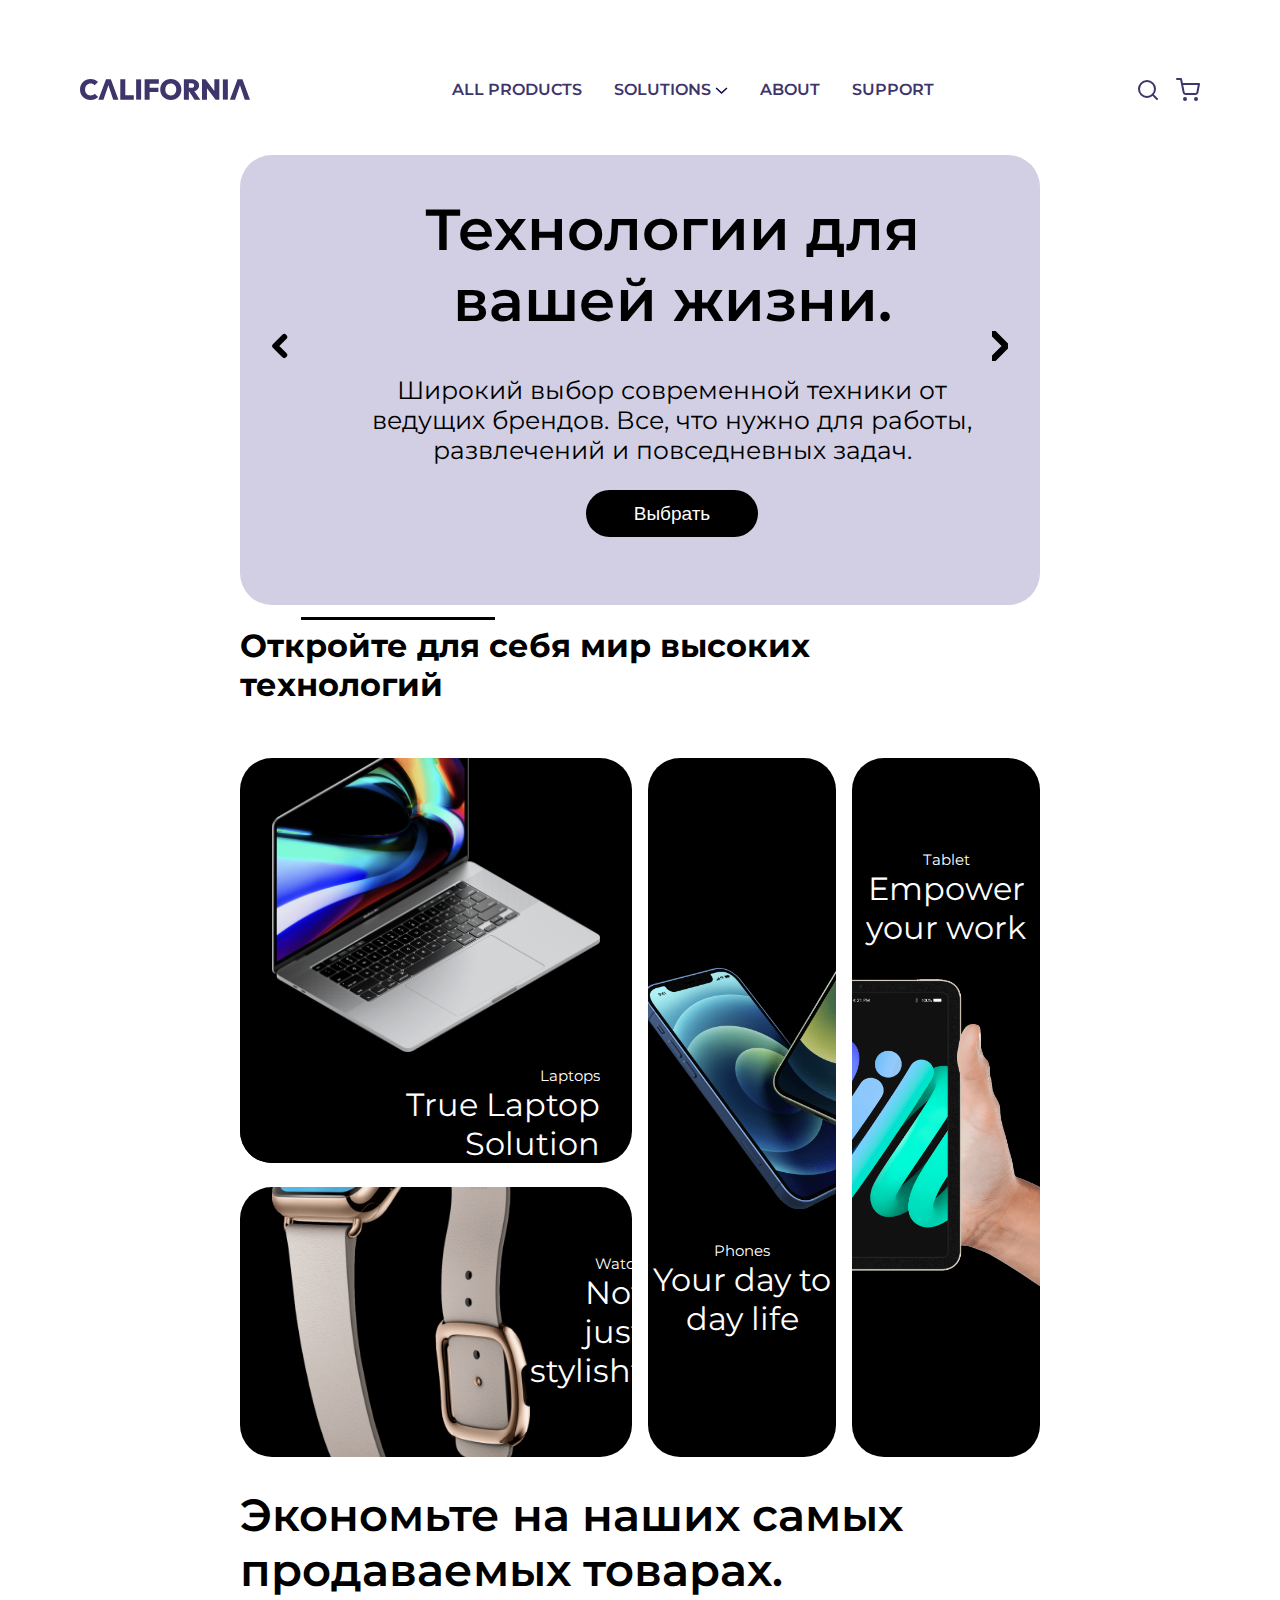
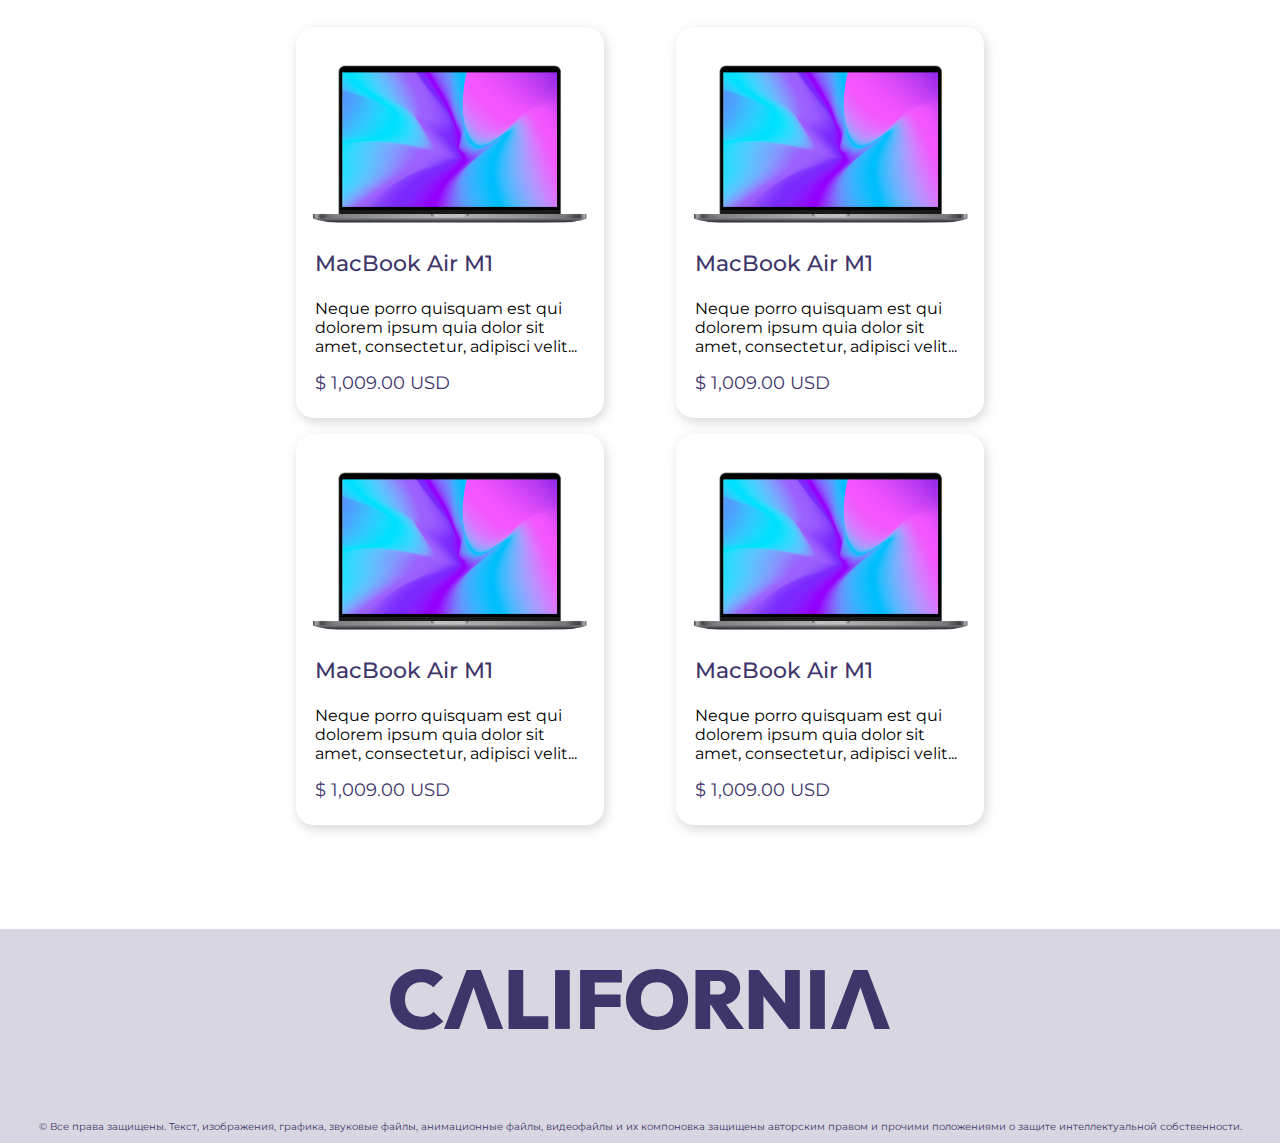
<file: Pr1/index.html>
<!DOCTYPE html>
<html lang="en">
<head>
    <meta charset="UTF-8">
    <meta name="viewport" content="width=device-width, initial-scale=1.0">
    <link rel="stylesheet" href="style.css">
    <title>Практическая 1</title>
</head>
<body>
    <header>
        <img src="assets/images/IMAGE.svg" alt="">
        <nav class="header__nav">
            <ol class="nav__list">
                <li class="list__element">ALL PRODUCTS</li>
                <li class="list__element">SOLUTIONS <img src="assets/images/Vector.svg" alt=""></li>
                <li class="list__element">ABOUT</li>
                <li class="list__element">SUPPORT</li>
            </ol>
        </nav>
        <div class="header__icons">
            <img src="assets/images/MagnifineGlass.svg" alt="">
            <img src="assets/images/Cart.svg" alt="">
        </div>
    </header>
    <main>
        <div class="SwipeBox">
            <div class="SwipeBox__wrapper">
                <img class="SwipeBox__arrow" src="assets/images/LArrow.svg" alt="">
                <div class="SwipeBox__information">
                    <h1 class="information__title">Технологии для
                        <br>вашей жизни.</h1>
                    <p class="information__description">Широкий выбор современной техники от ведущих брендов. Все,
                        что нужно для работы, развлечений и повседневных задач.</p>
                <button class="information__btn">Выбрать</button>
                    </div>
                <img class="SwipeBox__img" src="assets/images/ThreePhones.png" alt="">
                <img class="SwipeBox__arrow" src="assets/images/RArrow.svg" alt="">
            </div>
            <div class="SwipeBox__lines">
                <hr class="lines__element" id="firstLine">
                <hr class="lines__element">
                <hr class="lines__element">
            </div>
        </div>
        <div class="techBlocks">
            <h1 class="techBlocks__title">Откройте для себя мир высоких<br> технологий</h1>
            <div class="techBlocks__blocks">
                <article class="blocks__element" id="firstBlock">
                    <img src="assets/images/Laptop.png" alt="">
                    <div class="element__info">
                        <h6 class="info__title">Laptops</h6>
                        <p class="info__description">True Laptop <br>Solution</p>
                    </div>
                </article>
                <article class="blocks__element" id="secondBlock">
                    <img id="laptop" src="assets/images/Watch.png" alt="">
                    <div class="element__info">
                        <h6 class="info__title">Watch</h6>
                        <p class="info__description">Not just stylisht</p>
                    </div>
                </article>
                <article class="blocks__element" id="thirdBlock">
                    <img src="assets/images/Phones.png" alt="">
                    <div class="element__info">
                        <h6 class="info__title">Phones</h6>
                        <p class="info__description">Your day to day life</p>
                    </div>
                </article>
                <article class="blocks__element" id="fourthBlock">
                    <img src="assets/images/Tablet.png" alt="">
                    <div class="element__info">   
                        <h6 class="info__title">Tablet</h6>
                        <p class="info__description">Empower your work</p>
                    </div>
                </article>
            </div>
        </div>
        <div class="offers">
            <h1 class="offers__title">Экономьте на наших самых продаваемых товарах.</h1>
            <div class="offers__block">
                <article class="block__offer">
                    <img src="assets/images/Offers_laptop.png" alt="">
                    <div class="offer">
                        <h3 class="offer__title">MacBook Air M1</h3>
                        <p class="offer__description">Neque porro quisquam est qui dolorem ipsum quia dolor sit amet, consectetur, adipisci velit...</p>
                        <span class="offer__price">$ 1,009.00 USD</span>
                    </div>
                </article>
                <article class="block__offer">
                    <img src="assets/images/Offers_laptop.png" alt="">
                    <div class="offer">
                        <h3 class="offer__title">MacBook Air M1</h3>
                        <p class="offer__description">Neque porro quisquam est qui dolorem ipsum quia dolor sit amet, consectetur, adipisci velit...</p>
                        <span class="offer__price">$ 1,009.00 USD</span>
                    </div>
                </article>
                <article class="block__offer">
                    <img src="assets/images/Offers_laptop.png" alt="">
                    <div class="offer">
                        <h3 class="offer__title">MacBook Air M1</h3>
                        <p class="offer__description">Neque porro quisquam est qui dolorem ipsum quia dolor sit amet, consectetur, adipisci velit...</p>
                        <span class="offer__price">$ 1,009.00 USD</span>
                    </div>
                </article>
                <article class="block__offer">
                    <img src="assets/images/Offers_laptop.png" alt="">
                    <div class="offer">
                        <h3 class="offer__title">MacBook Air M1</h3>
                        <p class="offer__description">Neque porro quisquam est qui dolorem ipsum quia dolor sit amet, consectetur, adipisci velit...</p>
                        <span class="offer__price">$ 1,009.00 USD</span>
                    </div>
                </article>
            </div>
        </div>
    </main>

    <footer>
        <img class="footer__img"  src="assets/images/IMAGE.svg" alt="">
        <p class="footer__smalltext">© Все права защищены. Текст, изображения, графика, звуковые файлы, анимационные файлы, видеофайлы и их компоновка защищены авторским правом и прочими положениями о защите интеллектуальной собственности. </p>
    </footer>
</body>
</html>
</file>
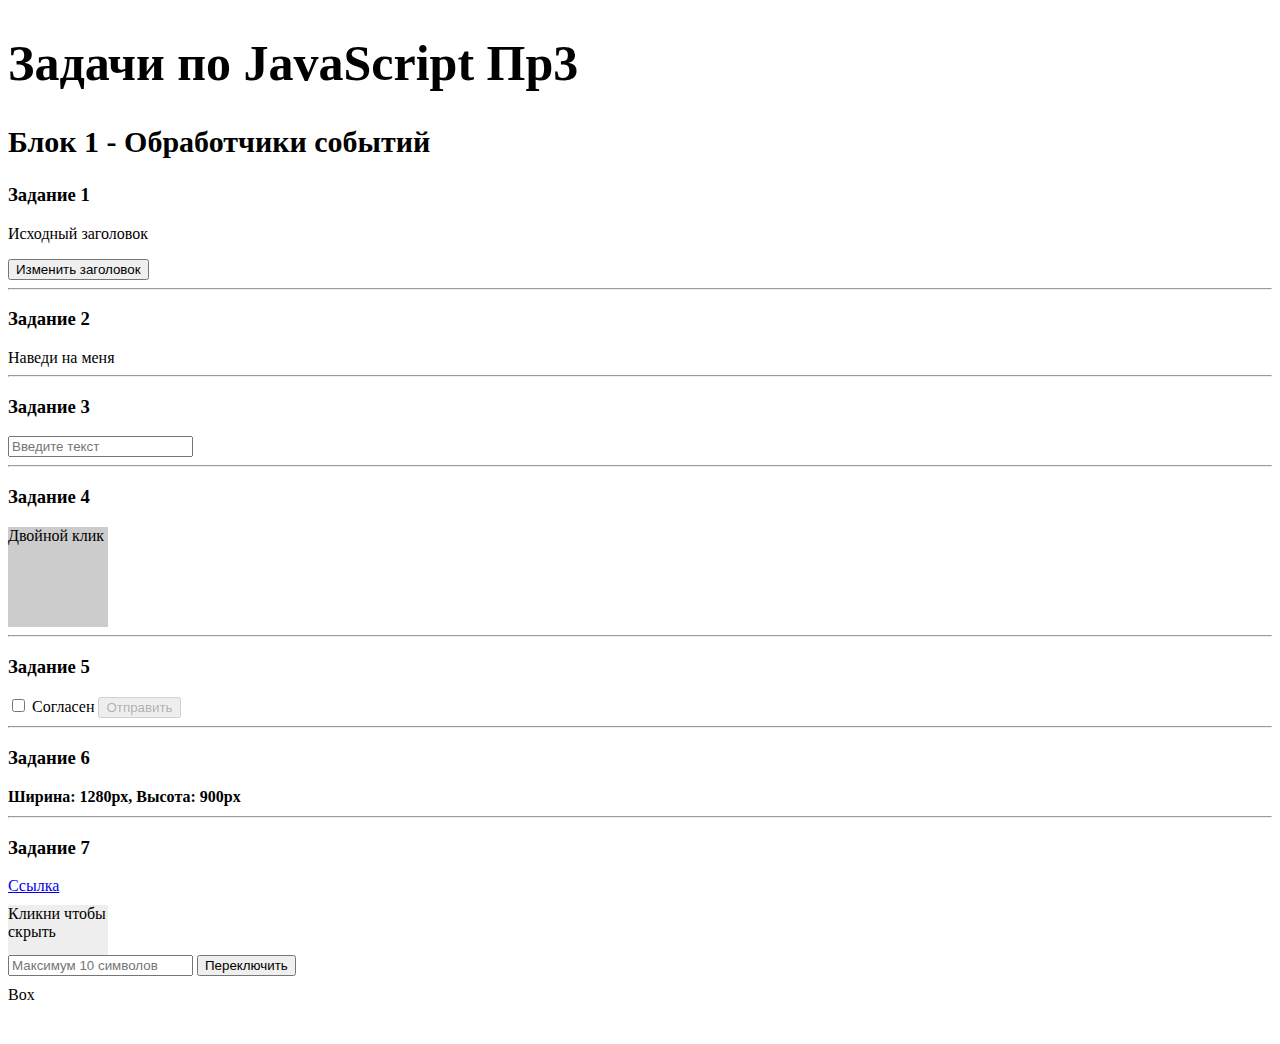
<file: Pr3/index.html>
<!DOCTYPE html>
<html lang="en">
<head>
    <meta charset="UTF-8">
    <meta name="viewport" content="width=device-width, initial-scale=1.0">
    <title>Document</title>
</head>
<body>
    <h1 style="font-size: 50px;">Задачи по JavaScript Пр3</h1>
    <h2 style="font-size: 30px;">Блок 1 - Обработчики событий</h2>
    <h3>Задание 1</h3>
    <p id="header">Исходный заголовок</p>
    <button id="changeHeaderBtn">Изменить заголовок</button>
    <hr>
    <h3>Задание 2</h3>
    <div class="box">Наведи на меня</div>
    <hr>
    <h3>Задание 3</h3>
    <input type="text" id="inputField" placeholder="Введите текст">
    <div id="output"></div>
    <hr>
    <h3>Задание 4</h3>
    <div id="backgroundBox" style="width:100px; height:100px; background:#ccc; margin-top:10px;">Двойной клик</div>
    <hr>
    <h3>Задание 5</h3>
    <label><input type="checkbox" id="agreeCheckbox"> Согласен</label>
    <button id="submitButton" disabled>Отправить</button>
    <hr>
    <h3>Задание 6</h3>
    <div id="windowSize" style="margin: 10px 0; font-weight:bold;"></div>
    <hr>
    <h3>Задание 7</h3>
    <a href="#" id="link">Ссылка</a>

    <div id="hideMe" style="width:100px;height:50px;background:#eee;margin-top:10px;cursor:pointer;">Кликни чтобы скрыть</div>

    <input type="text" id="textField" placeholder="Максимум 10 символов" />

    <button id="toggleButton">Переключить</button>
    <div id="toggleBox" class="inactive" style="width:100px;height:50px;margin-top:10px;">Box</div>
    
    <script src="script.js"></script>
</body>
</html>
</file>
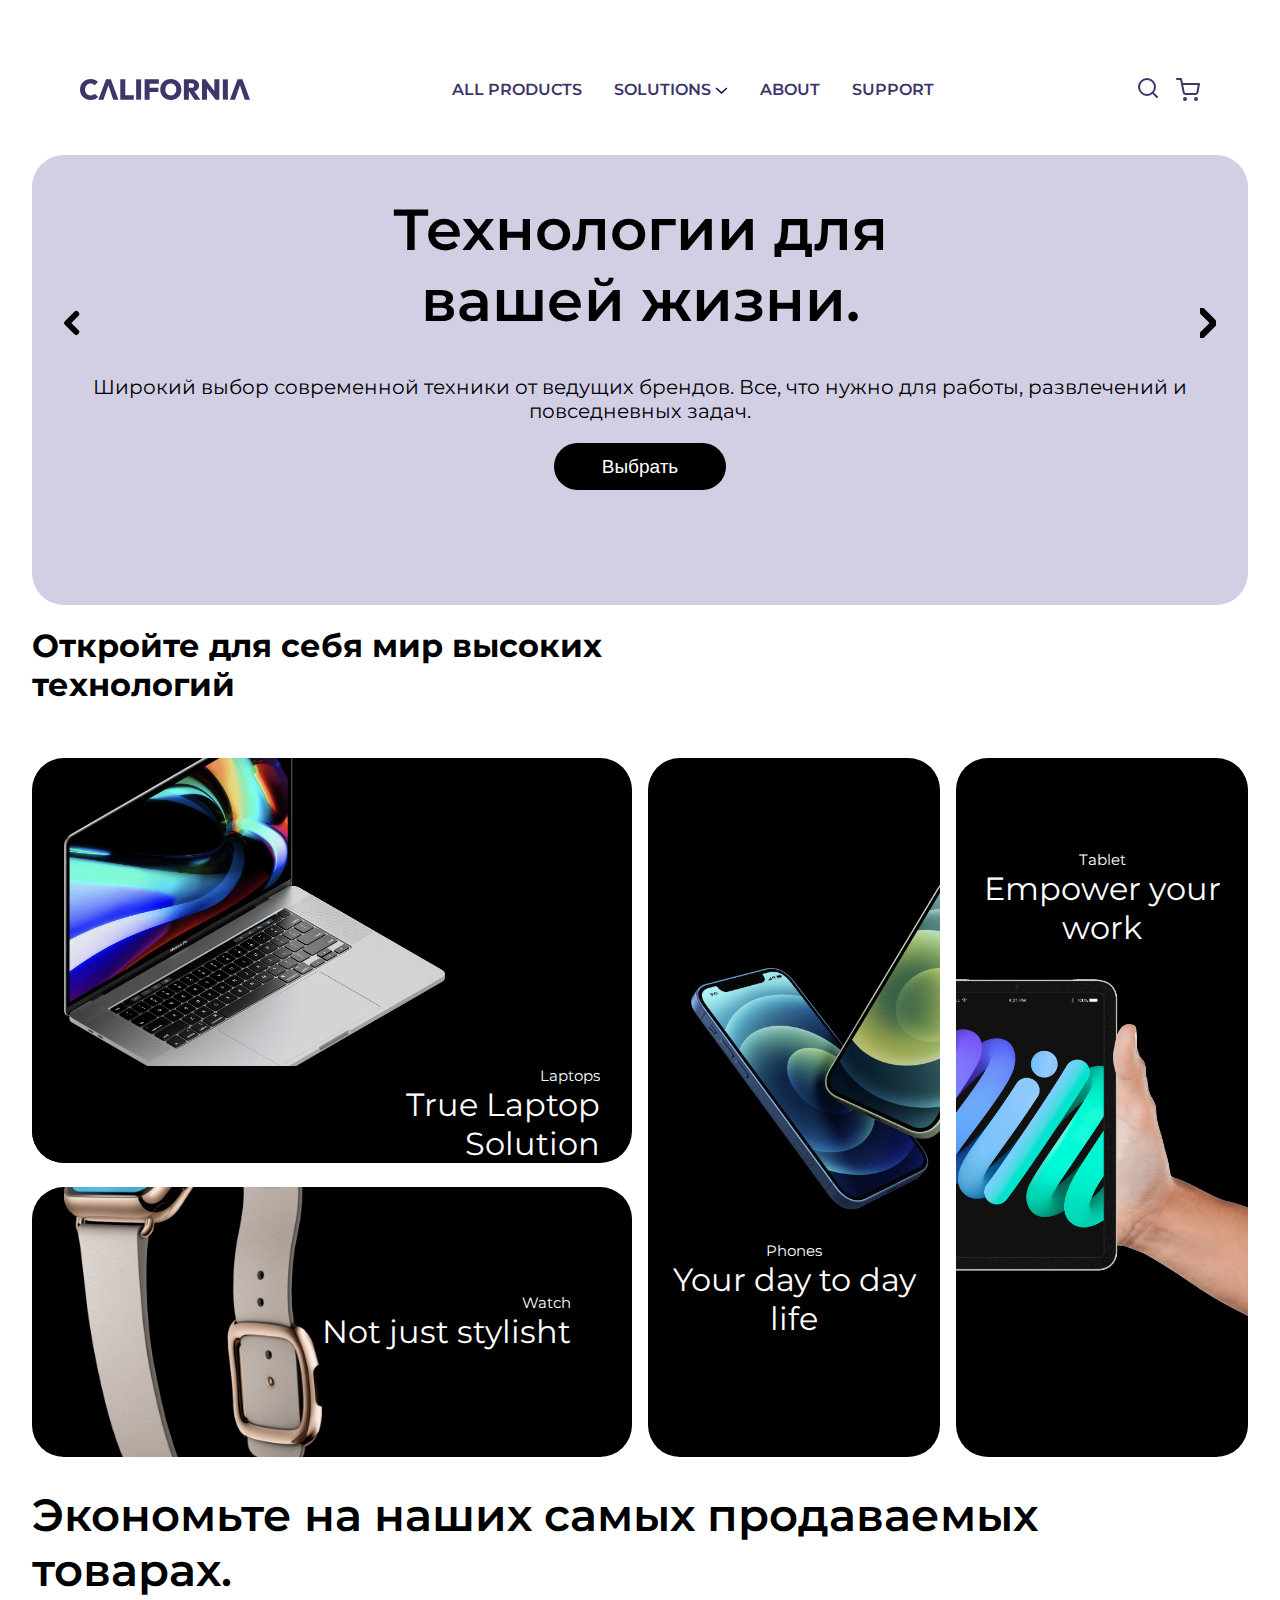
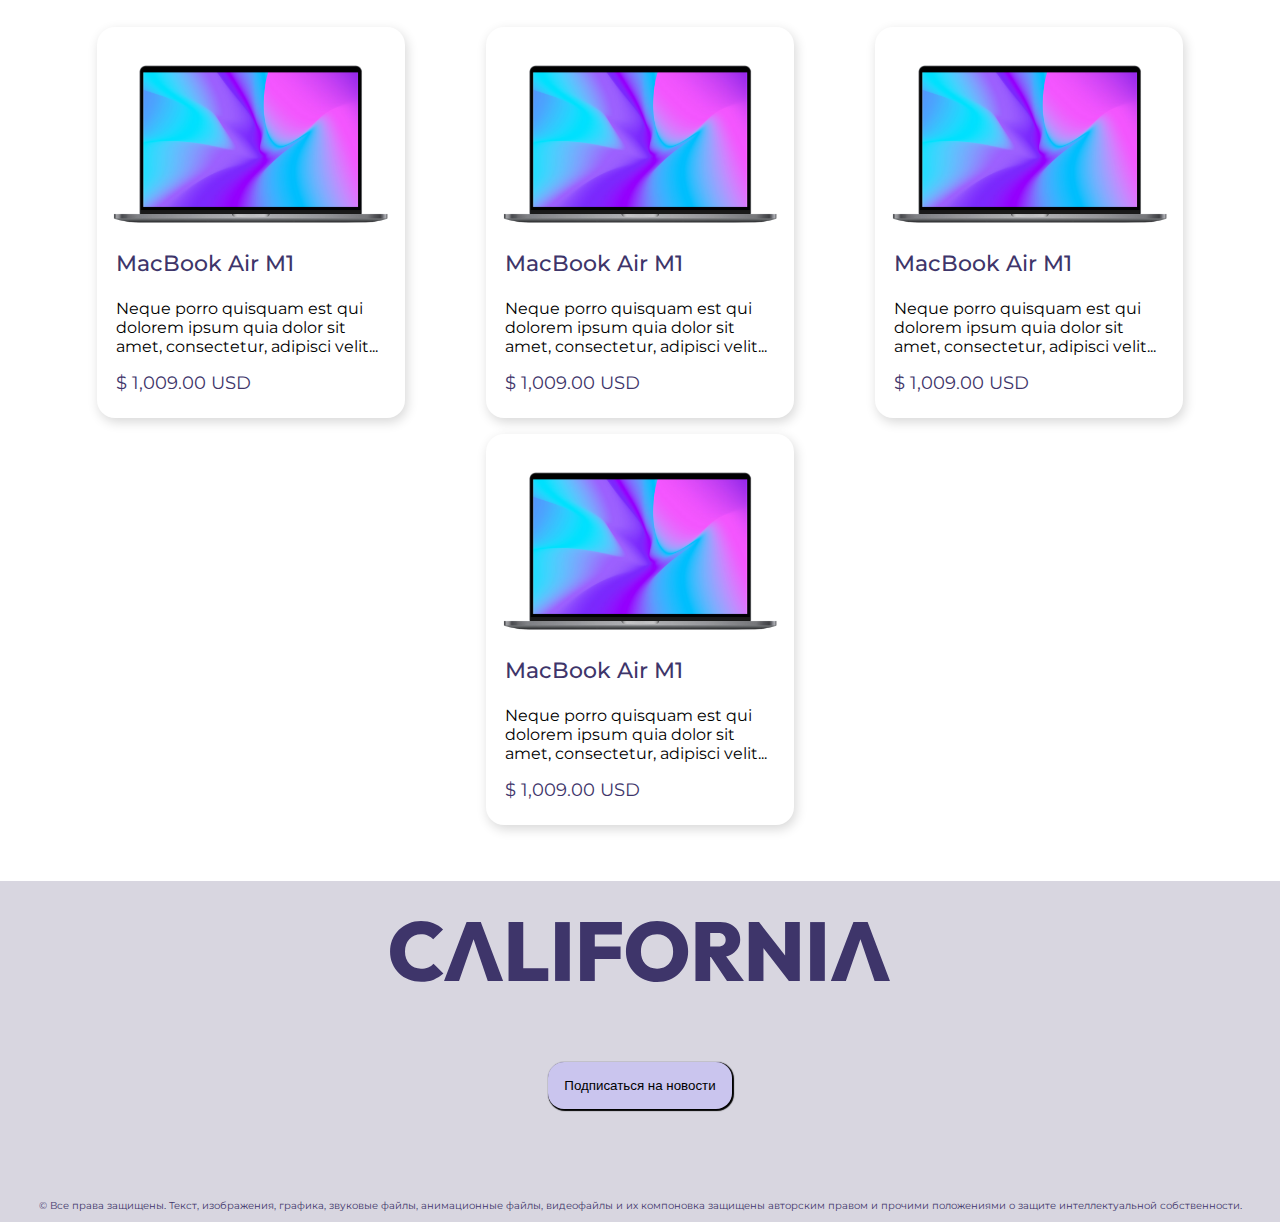
<file: Pr4/index.html>
<!DOCTYPE html>
<html lang="en">
<head>
    <meta charset="UTF-8">
    <meta name="viewport" content="width=device-width, initial-scale=1.0">
    <link rel="stylesheet" href="style.css">
    <title>Практическая 1</title>
</head>
<body>
    <header>
        <img src="assets/images/IMAGE.svg" alt="">
        <nav class="header__nav">
            <ol class="nav__list">
                <li class="list__element">ALL PRODUCTS</li>
                <li class="list__element">SOLUTIONS <img src="assets/images/Vector.svg" alt=""></li>
                <li class="list__element">ABOUT</li>
                <li class="list__element">SUPPORT</li>
            </ol>
        </nav>
         
        <div class="header__icons">
            <div class="search">
                <img src="assets/images/MagnifineGlass.svg" id="searchIcon" alt="">
                <form id="searchForm" onsubmit="return false;">
                    <input type="text" id="searchInput" placeholder="Введите текст для поиска..." />
                    <button type="button" id="searchButton">Найти</button>
                    <ul id="suggestions"></ul>
                </form>
            </div>
            <img src="assets/images/Cart.svg" alt="">
        </div>
        

        <button class="burger-menu" aria-label="Toggle menu">
            <span></span>
            <span></span>
            <span></span>
          </button>
        
    </header>
    <main>
        <div class="SwipeBox">
            <div class="SwipeBox__wrapper">
                <img class="SwipeBox__arrow" src="assets/images/LArrow.svg" alt="">
                <div class="SwipeBox__information">
                    <h1 class="information__title">Технологии для
                        <br>вашей жизни.</h1>
                    <p class="information__description">Широкий выбор современной техники от ведущих брендов. Все,
                        что нужно для работы, развлечений и повседневных задач.</p>
                <button class="information__btn">Выбрать</button>
                    </div>
                <img class="SwipeBox__img" src="assets/images/ThreePhones.png" alt="">
                <img class="SwipeBox__arrow" src="assets/images/RArrow.svg" alt="">
            </div>
            <div class="SwipeBox__lines">
                <hr class="lines__element" id="firstLine">
                <hr class="lines__element">
                <hr class="lines__element">
            </div>
        </div>
        <div class="techBlocks">
            <h1 class="techBlocks__title">Откройте для себя мир высоких<br> технологий</h1>
            <div class="techBlocks__blocks">
                <article class="blocks__element" id="firstBlock">
                    <img src="assets/images/Laptop.png" alt="">
                    <div class="element__info">
                        <h6 class="info__title">Laptops</h6>
                        <p class="info__description">True Laptop <br>Solution</p>
                    </div>
                </article>
                <article class="blocks__element" id="secondBlock">
                    <img id="laptop" src="assets/images/Watch.png" alt="">
                    <div class="element__info">
                        <h6 class="info__title">Watch</h6>
                        <p class="info__description">Not just stylisht</p>
                    </div>
                </article>
                <article class="blocks__element" id="thirdBlock">
                    <img src="assets/images/Phones.png" alt="">
                    <div class="element__info">
                        <h6 class="info__title">Phones</h6>
                        <p class="info__description">Your day to day life</p>
                    </div>
                </article>
                <article class="blocks__element" id="fourthBlock">
                    <img src="assets/images/Tablet.png" alt="">
                    <div class="element__info">   
                        <h6 class="info__title">Tablet</h6>
                        <p class="info__description">Empower your work</p>
                    </div>
                </article>
            </div>
        </div>
        <div class="offers">
            <h1 class="offers__title">Экономьте на наших самых продаваемых товарах.</h1>
            <div class="offers__block">
                <article class="block__offer">
                    <img src="assets/images/Offers_laptop.png" alt="">
                    <div class="offer">
                        <h3 class="offer__title">MacBook Air M1</h3>
                        <p class="offer__description">Neque porro quisquam est qui dolorem ipsum quia dolor sit amet, consectetur, adipisci velit...</p>
                        <span class="offer__price">$ 1,009.00 USD</span>
                    </div>
                </article>
                <article class="block__offer">
                    <img src="assets/images/Offers_laptop.png" alt="">
                    <div class="offer">
                        <h3 class="offer__title">MacBook Air M1</h3>
                        <p class="offer__description">Neque porro quisquam est qui dolorem ipsum quia dolor sit amet, consectetur, adipisci velit...</p>
                        <span class="offer__price">$ 1,009.00 USD</span>
                    </div>
                </article>
                <article class="block__offer">
                    <img src="assets/images/Offers_laptop.png" alt="">
                    <div class="offer">
                        <h3 class="offer__title">MacBook Air M1</h3>
                        <p class="offer__description">Neque porro quisquam est qui dolorem ipsum quia dolor sit amet, consectetur, adipisci velit...</p>
                        <span class="offer__price">$ 1,009.00 USD</span>
                    </div>
                </article>
                <article class="block__offer">
                    <img src="assets/images/Offers_laptop.png" alt="">
                    <div class="offer">
                        <h3 class="offer__title">MacBook Air M1</h3>
                        <p class="offer__description">Neque porro quisquam est qui dolorem ipsum quia dolor sit amet, consectetur, adipisci velit...</p>
                        <span class="offer__price">$ 1,009.00 USD</span>
                    </div>
                </article>
            </div>
        </div>

        
    </main>

    

    <footer>
        <img class="footer__img"  src="assets/images/IMAGE.svg" alt="">
        <button id="openModalBtn">Подписаться на новости</button>
        <div id="subscribeModal" class="modal">
            <div class="modal-content">
              <span id="closeModalBtn" class="close">&times;</span>
              <h2>Подписка на новости</h2>
              <form id="subscribeForm" onsubmit="return false;">
                <input type="email" id="emailInput" placeholder="Введите ваш email" required />
                <button type="submit">Подписаться</button>
              </form>
              <p id="msg" style="color:green; display:none;">Спасибо за подписку!</p>
            </div>
          </div>
        <p class="footer__smalltext">© Все права защищены. Текст, изображения, графика, звуковые файлы, анимационные файлы, видеофайлы и их компоновка защищены авторским правом и прочими положениями о защите интеллектуальной собственности. </p>
    </footer>
    <script src="script.js"></script>
</body>
</html>
</file>
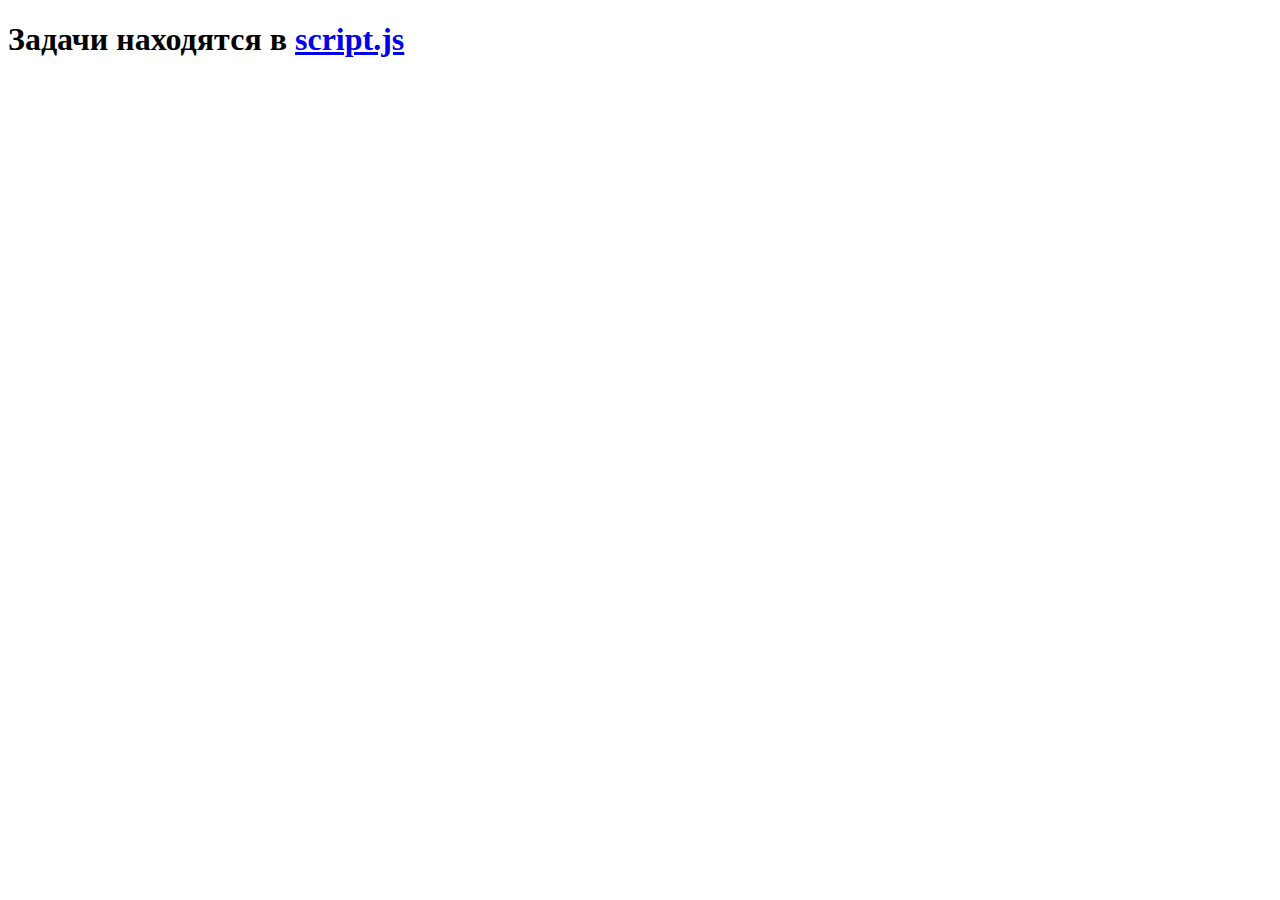
<file: Pr2/test.html>
<!DOCTYPE html>
<html lang="en">
<head>
    <meta charset="UTF-8">
    <meta name="viewport" content="width=device-width, initial-scale=1.0">
    <title>Document</title>
</head>
<body>
    <h1>Задачи находятся в <a href="script.js">script.js</a></h1>
    <script src="script.js"></script>
</body>
</html>
</file>
<file: Pr1/style.css>
@import url('https://fonts.googleapis.com/css2?family=Montserrat:ital,wght@0,100..900;1,100..900&display=swap');

body {
    display: flex;
    flex-direction: column;
    gap: 2.5rem;
    font-family: "Montserrat", sans-serif;
    margin: 0;
}
header {
    display: flex;
    justify-content: space-between;
    align-items: center;
    padding: 4rem 5rem 0 5rem;
}

.nav__list {
    display: flex;
    padding: 0px;
    gap: 2rem;
}

.list__element {
    list-style: none; 
    font-weight: 600;  
    color: #3E356A;
}

.header__icons {
    display: flex;
    gap: 1rem;
}

main {
    padding: 0rem 15rem 4rem 15rem;
}

.SwipeBox {
    padding: 0rem 2rem;
    background-color: #D2CFE4;
    border-radius: 2rem;
    height: 550px;
}

.SwipeBox__wrapper {
    display: flex;
    align-items: center;
    justify-content: space-between;
}

.SwipeBox__information {
    margin-left: 4rem;
}

.information__title {
    font-size: 58px;
    font-weight: 600;
}

.information__description {
    font-size: 17px;
}

.information__btn {
    background-color: black;
    color: white;
    padding: 0.8rem 3rem;
    border: none;
    border-radius: 3rem;
    font-weight: 400;
    font-size: 19px;
}

.SwipeBox__img {
    height: 621px;
    margin-top: -6.5rem;
}

.SwipeBox__arrow {
    width: 16px;
    height: 30px;
}

.SwipeBox__lines {
    display: flex;
    justify-content: center;
    gap: 3rem;
    margin-top: -0.5rem;
}

.lines__element {
    margin: 0;
    background-color: white;
    border: none;
    width: 194px;
    height: 3px;
}

#firstLine {
    background-color: black;
}


.techBlocks {
    display: flex;
    flex-direction: column;
    gap: 2rem;
}


.techBlocks__blocks {
    display: grid;
    grid-template-columns: 1fr repeat(3, 1fr);
    grid-template-rows: 1.5fr 1fr ;
    grid-gap: 1.5rem 1rem;
}

.blocks__element {
    background-color: black;
    display: flex;
    flex-direction: column;
    align-items: center;
    border-radius: 2rem;
    overflow: hidden
}

.blocks__element img {
    max-width: 100%;
    height: auto;
}

#firstBlock {
    position: relative;
    max-width: 639px;
    max-height: 472px;
    grid-row: 1 ;
    grid-column: 1 / 3 ;
    overflow: hidden;
    text-align: right;
    padding: 0 2rem;
    align-items: flex-end;
}

#firstBlock .element__info {
    overflow: hidden;
    background-color: rgb(0, 0, 0);
    width: 100%;
    position: absolute;
    align-items: flex-end;
    bottom: 0;
    z-index: 100;
}

#firstBlock img {
    align-self: self-start;
    max-width: auto;
    max-height: 397px;
    margin-top: -3rem;
}


#secondBlock {
    max-width: 639px;
    max-height: 270px;
    grid-row: 2;
    grid-column: 1 / 3;
    flex-direction: row;
    padding: 0 2rem;
    text-align: right;
}

#secondBlock img {
    max-height: 680px ;
}

#thirdBlock {
    justify-content: center;
    max-width: 312px;
    max-height: 722px;
    grid-row: 1 / 3;
    grid-column: 3;
    text-align: center;
    gap: 2rem;
}

#thirdBlock img {
    max-height: 405px ;
    max-width: 367px;
    margin-left: 10rem;
}

#fourthBlock {
    justify-content: center;
    gap: 2rem;
    max-width: 312px;
    max-height: 722px;
    grid-row: 1 / 3;
    grid-column: 4;
    flex-direction: column-reverse;
    text-align: center;
}

#fourthBlock img {
    max-height: 467px ;
    max-width: 425px;
}

.element__info {
    color: white;
    max-width: 100%;
}

.info__title {
    font-size: 15px;
    font-weight: 400;
    margin: 0;
}

.info__description {
    margin: 0;
    font-size: 32px;
}

.offers {
    display: flex;
    flex-direction: column;
}

.offers__title {
    font-size: 45px;
    font-weight: 600;
}

.offers__block {
    display: flex;
    flex-wrap: wrap;
    justify-content: space-evenly;
}

.block__offer {
    display: flex;
    flex-direction: column;
    align-items: center;
    padding: 1.5rem 0.2rem;
    max-width: 302px;
    max-height: 396px;
    box-shadow: 2px 4px 12px rgba(0, 0, 0, 0.16);
    border-radius: 18px;
}

.block__offer img {
    max-width: 285px;
    max-height: 247px;
}

.offer {
    padding: 0 1rem;
}

.offer__title {
    font-size: 22px;
    font-weight: 500;
}

.offer__title, .offer__price {
    color: rgba(62, 53, 106, 1);
}

.offer__price {
    font-size: 18px;
}

footer {
    background-color: #d8d6e0;
    display: flex;
    align-items: center;
    flex-direction: column;
    gap: 5rem;
    padding: 2.5rem 0 0 0;
}


.footer__img {
    width: 500px;
    max-width: 500px;
    max-height: 500px;
}

.footer__smalltext {
    font-size: 10px;
    color: #3E356A;
    justify-self: flex-end;
}

@media screen and (max-width: 1700px) {

    .SwipeBox {
        height: 450px;
    }
    
    .SwipeBox__img {
        display: none;
    }

    .SwipeBox__wrapper {
        text-align: center;
    }

    .information__description {
        font-size: 25px;
    }

    .SwipeBox__lines {
        margin-top: 5rem;
    }

    .offers__block {
        gap: 1rem;
    }

}

@media screen and (max-width: 1600px) {
    
    #secondBlock  img{
        height: 500px;

    }
}
</file>
<file: Pr4/style.css>
@import url('https://fonts.googleapis.com/css2?family=Montserrat:ital,wght@0,100..900;1,100..900&display=swap');

body {
    display: flex;
    flex-direction: column;
    gap: 2.5rem;
    font-family: "Montserrat", sans-serif;
    margin: 0;
}

header {
    display: flex;
    justify-content: space-between;
    align-items: center;
    padding: 4rem 5rem 0 5rem;
}

.nav__list {
    display: flex;
    padding: 0px;
    gap: 2rem;
}

.list__element {
    list-style: none; 
    font-weight: 600;  
    color: #3E356A;
}

.header__icons {
    display: flex;
    gap: 1rem;
}

.burger-menu {
    display: none; 
    flex-direction: column;
    justify-content: space-around;
    width: 30px;
    height: 25px;
    background: transparent;
    border: none;
    cursor: pointer;
    padding: 0;
    box-sizing: border-box;
  }
  
  .burger-menu span {
    width: 30px;
    height: 3px;
    background: black;
    border-radius: 2px;
    transition: all 0.3s linear;
  }

  .header__nav.active {
    display: block;
    position: absolute;
    top: 75px;
    right: 0;
    text-align: center;
  }

  #searchForm{
    display: none;
  }

  .search{
    position: relative;
  }

  #searchButton{
    background-color: #D2CFE4;
    border: none;
    margin-left: 0.5rem;
    border-radius: 1rem;
  }

  #searchForm.active{
    display: flex;
    position: absolute;
    right: -100px;
  }

  

main {
    padding: 0rem 15rem 4rem 15rem;
}

.SwipeBox {
    padding: 0rem 2rem;
    background-color: #D2CFE4;
    border-radius: 2rem;
    height: 550px;
}

.SwipeBox__wrapper {
    display: flex;
    align-items: center;
    justify-content: space-between;
}

.SwipeBox__information {
    margin-left: 4rem;
}

.information__title {
    font-size: 58px;
    font-weight: 600;
}

.information__description {
    font-size: 17px;
}

.information__btn {
    background-color: black;
    color: white;
    padding: 0.8rem 3rem;
    border: none;
    border-radius: 3rem;
    font-weight: 400;
    font-size: 19px;
}

.SwipeBox__img {
    height: 621px;
    margin-top: -6.5rem;
}

.SwipeBox__arrow {
    width: 16px;
    height: 30px;
}

.SwipeBox__lines {
    display: flex;
    justify-content: center;
    gap: 3rem;
    margin-top: -0.5rem;
}

.lines__element {
    margin: 0;
    background-color: white;
    border: none;
    width: 194px;
    height: 3px;
}

#firstLine {
    background-color: black;
}


.techBlocks {
    display: flex;
    flex-direction: column;
    gap: 2rem;
}


.techBlocks__blocks {
    display: grid;
    grid-template-columns: 1fr repeat(3, 1fr);
    grid-template-rows: 1.5fr 1fr ;
    grid-gap: 1.5rem 1rem;
}

.blocks__element {
    background-color: black;
    display: flex;
    flex-direction: column;
    align-items: center;
    border-radius: 2rem;
    overflow: hidden
}

.blocks__element img {
    max-width: 100%;
    height: auto;
}

#firstBlock {
    position: relative;
    max-width: 639px;
    max-height: 472px;
    grid-row: 1 ;
    grid-column: 1 / 3 ;
    overflow: hidden;
    text-align: right;
    padding: 0 2rem;
    align-items: flex-end;
}

#firstBlock .element__info {
    overflow: hidden;
    background-color: rgb(0, 0, 0);
    width: 100%;
    position: absolute;
    align-items: flex-end;
    bottom: 0;
    z-index: 100;
}

#firstBlock img {
    align-self: self-start;
    max-width: auto;
    max-height: 397px;
    margin-top: -3rem;
}


#secondBlock {
    max-width: 639px;
    max-height: 270px;
    grid-row: 2;
    grid-column: 1 / 3;
    flex-direction: row;
    padding: 0 2rem;
    text-align: right;
}

#secondBlock img {
    max-height: 680px ;
}

#thirdBlock {
    justify-content: center;
    max-width: 312px;
    max-height: 722px;
    grid-row: 1 / 3;
    grid-column: 3;
    text-align: center;
    gap: 2rem;
}

#thirdBlock img {
    max-height: 405px ;
    max-width: 367px;
    margin-left: 10rem;
}

#fourthBlock {
    justify-content: center;
    gap: 2rem;
    max-width: 312px;
    max-height: 722px;
    grid-row: 1 / 3;
    grid-column: 4;
    flex-direction: column-reverse;
    text-align: center;
}

#fourthBlock img {
    max-height: 467px ;
    max-width: 425px;
}

.element__info {
    color: white;
    max-width: 100%;
}

.info__title {
    font-size: 15px;
    font-weight: 400;
    margin: 0;
}

.info__description {
    margin: 0;
    font-size: 32px;
}

.offers {
    display: flex;
    flex-direction: column;
}

.offers__title {
    font-size: 45px;
    font-weight: 600;
}

.offers__block {
    display: flex;
    flex-wrap: wrap;
    justify-content: space-evenly;
}

.block__offer {
    display: flex;
    flex-direction: column;
    align-items: center;
    padding: 1.5rem 0.2rem;
    max-width: 302px;
    max-height: 396px;
    box-shadow: 2px 4px 12px rgba(0, 0, 0, 0.16);
    border-radius: 18px;
}

.block__offer img {
    max-width: 285px;
    max-height: 247px;
}

.offer {
    padding: 0 1rem;
}

.offer__title {
    font-size: 22px;
    font-weight: 500;
}

.offer__title, .offer__price {
    color: rgba(62, 53, 106, 1);
}

.offer__price {
    font-size: 18px;
}

#openModalBtn{
    background-color: #cac5ee;
    box-shadow: 1px 1px 1px 1px;
    border-radius:1rem ;
    padding: 1rem;
    border: none;
    transition: 0.3s ease-in-out;
}

.modal {
    display: none; 
    position: fixed; 
    z-index: 999;
    left: 0;
    top: 0;
    width: 100%;
    height: 100%;
    overflow: auto; 
    background-color: rgba(0,0,0,0.5); 
    justify-content: center;
    align-items: center;
  }
  
  .modal-content {
    background-color: white;
    padding: 2rem;
    border-radius: 10px;
    width: 90%;
    max-width: 400px;
    box-shadow: 0 0 10px rgba(0,0,0,0.25);
    position: relative;
  }
  
  .close {
    position: absolute;
    right: 15px;
    top: 15px;
    font-size: 28px;
    font-weight: bold;
    cursor: pointer;
  }
  
  .close:hover {
    color: red;
  }
  
  #subscribeForm input[type="email"] {
    width: calc(100% - 20px);
    padding: 10px;
    margin-bottom: 1rem;
    border-radius: 5px;
    border: 1px solid #ccc;
    font-size: 16px;
  }
  
  #subscribeForm button {
    width: 100%;
    padding: 10px;
    background-color: #3E356A;
    color: white;
    font-size: 18px;
    border: none;
    border-radius: 5px;
    cursor: pointer;
  }
  
  #subscribeForm button:hover {
    background-color: #5a4f91;
  }
  

footer {
    background-color: #d8d6e0;
    display: flex;
    align-items: center;
    flex-direction: column;
    gap: 5rem;
    padding: 2.5rem 0 0 0;
    margin-bottom: -2.5rem;
}


.footer__img {
    width: 500px;
    max-width: 500px;
    max-height: 500px;
}

.footer__smalltext {
    text-align: center;
    font-size: 10px;
    color: #3E356A;
    justify-self: flex-end;
}

@media screen and (max-width: 1700px) {

    .SwipeBox {
        height: 450px;
    }
    .SwipeBox__information{
        margin-left: 0;
    }
    
    .SwipeBox__img, .SwipeBox__lines {
        display: none;
    }

    .SwipeBox__wrapper {
        text-align: center;
    }

    .information__description {
        font-size: 20px;
    }

    .SwipeBox__lines {
        margin-top: 5rem;
    }

    .offers__block {
        gap: 1rem;
    }

}

@media screen and (max-width: 1600px) {
    
    #secondBlock  img{
        height: 500px;

    }
}

@media screen and (max-width: 1370px) {
    
    main {
        padding: 0rem 2rem 1rem 2rem;
    }
}

@media screen and (max-width: 1000px) {
    .techBlocks__blocks{
        grid-template-rows: 1fr 0.5fr;
    }    
    #firstBlock img{
        max-height: 256px;
        margin-top: -1rem;
    }
    #secondBlock img{
        max-height: 320px;
    }
    header {
        padding: 3rem 1rem 0;
    }
    .info__description{
        font-size: 24px;
    }
}

@media screen and (max-width: 800px) {
    
    .burger-menu {
        display: flex;
    }
    .header__nav {
    display: none; 
    }

    .list__element{
        background-color: #ececec;
        padding: 0.5rem;
        border-radius: 1rem;
    }

    .nav__list {
        flex-direction: column;
        padding: 0;
        margin: 0;
        gap: 1rem;
    }

    .information__title {
        font-size: 35px
    }
    .SwipeBox{
        height: 350px;
    }
    .footer__img{
        width: auto;
        height: auto;
    }
    .techBlocks__blocks{
        display: flex;
        flex-wrap: wrap;
        justify-content: center;
        align-items: center;
    }
    #firstBlock, #secondBlock, #thirdBlock, #fourthBlock{
        padding: 0;
        max-width: 200px;
        max-height: 100px;
    }
    #firstBlock .element__info {
        position: static;
    }
    .blocks__element img {
        display: none;
    }
    .info__title{
        text-align: center;
    }
    .info__description{
        font-size: 32px;
        text-align: center;
    }
}
@media screen and (max-width: 470px) {
    .SwipeBox{
        height: 225px;
    }
    .information__title{
        font-size: 20px;
    }
    .information__description{
        font-size: 14px;
    }
    .SwipeBox__arrow{
        display: none;
    }

    .offers__title {
        font-size: 2em;
    }
}
</file>
